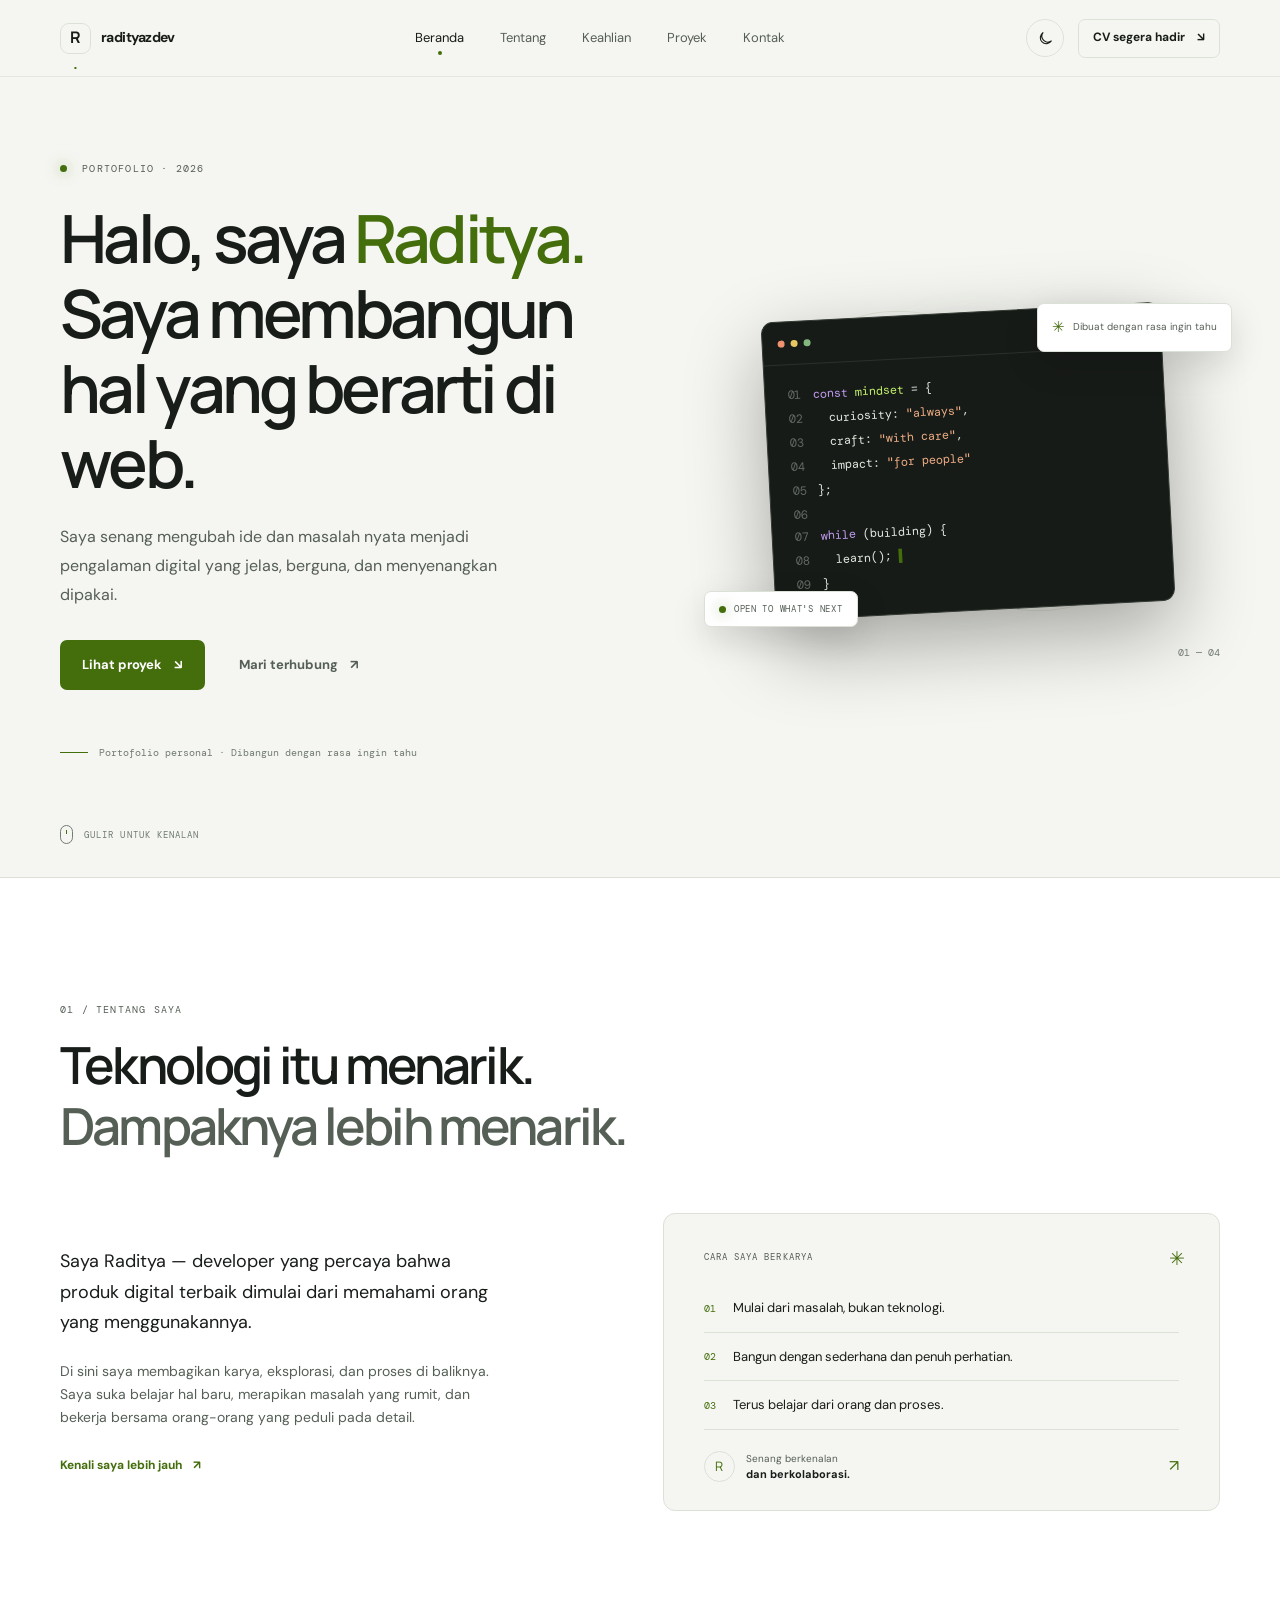
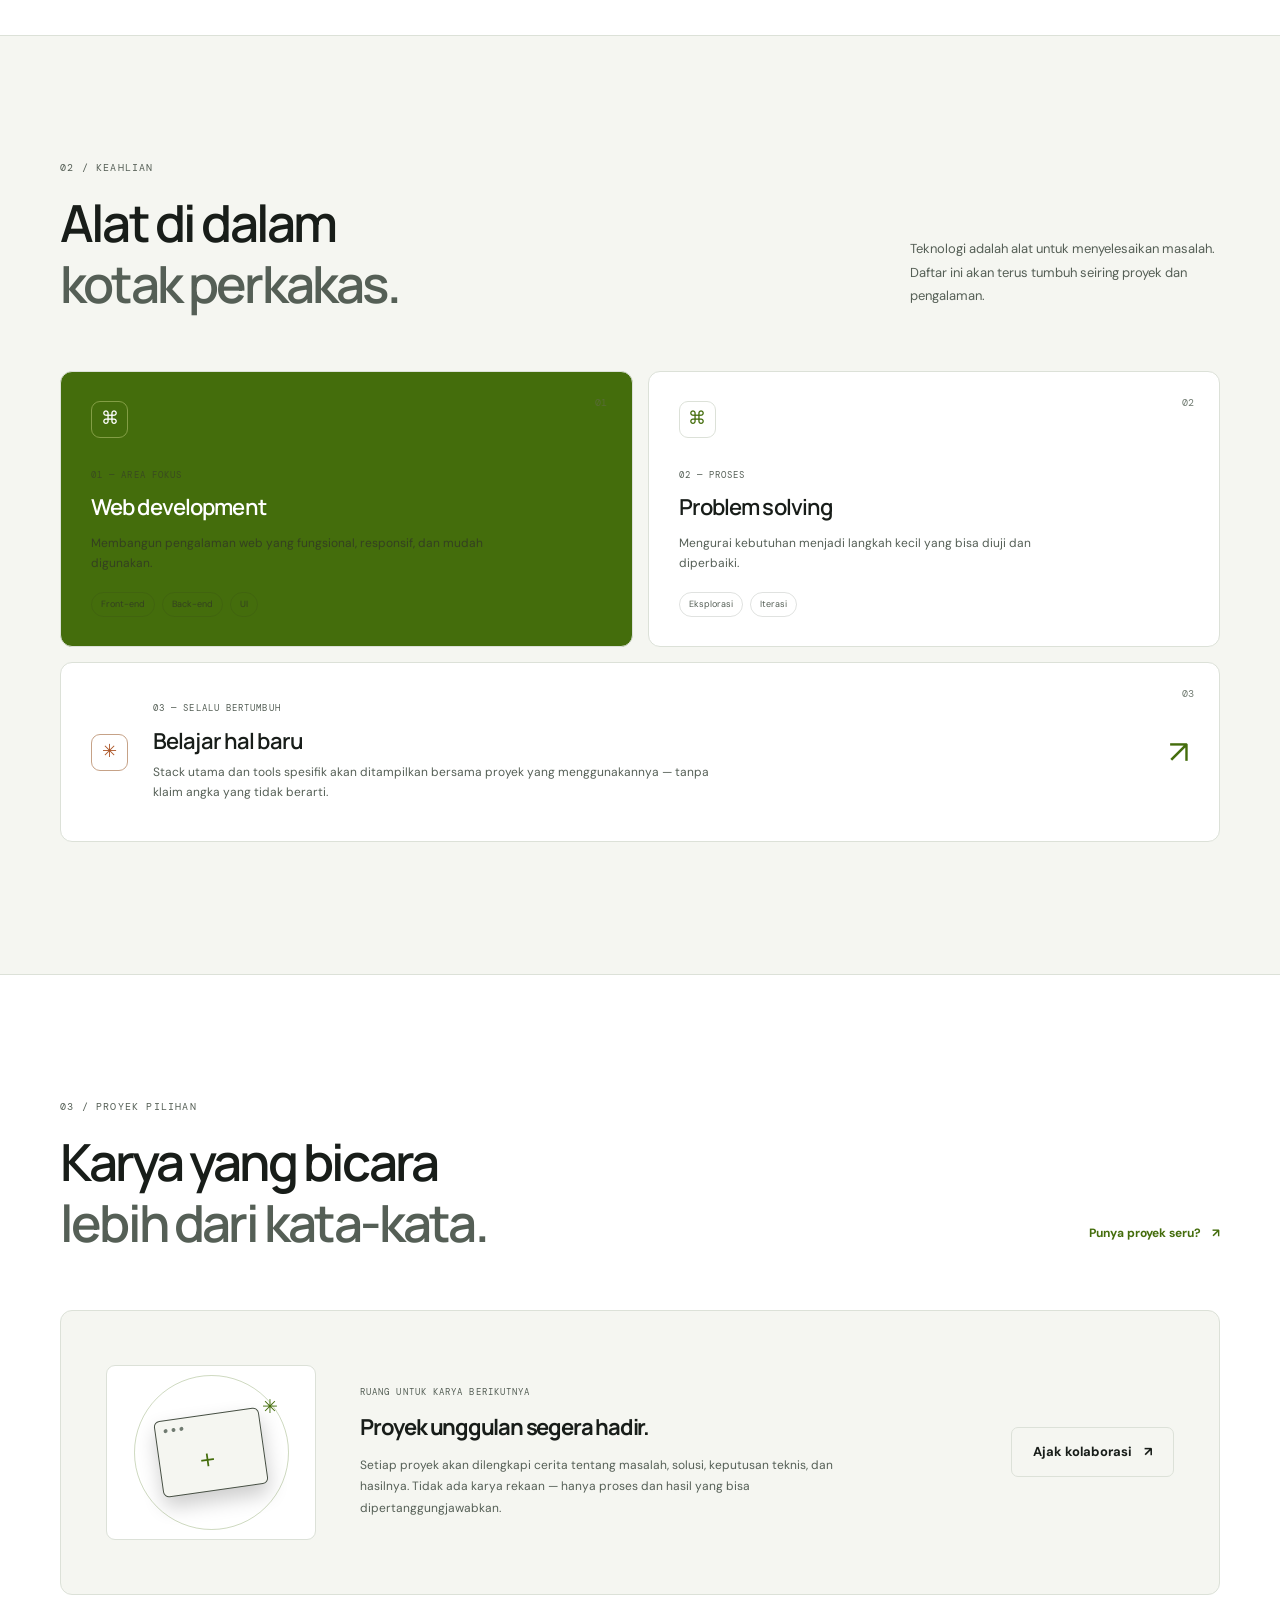
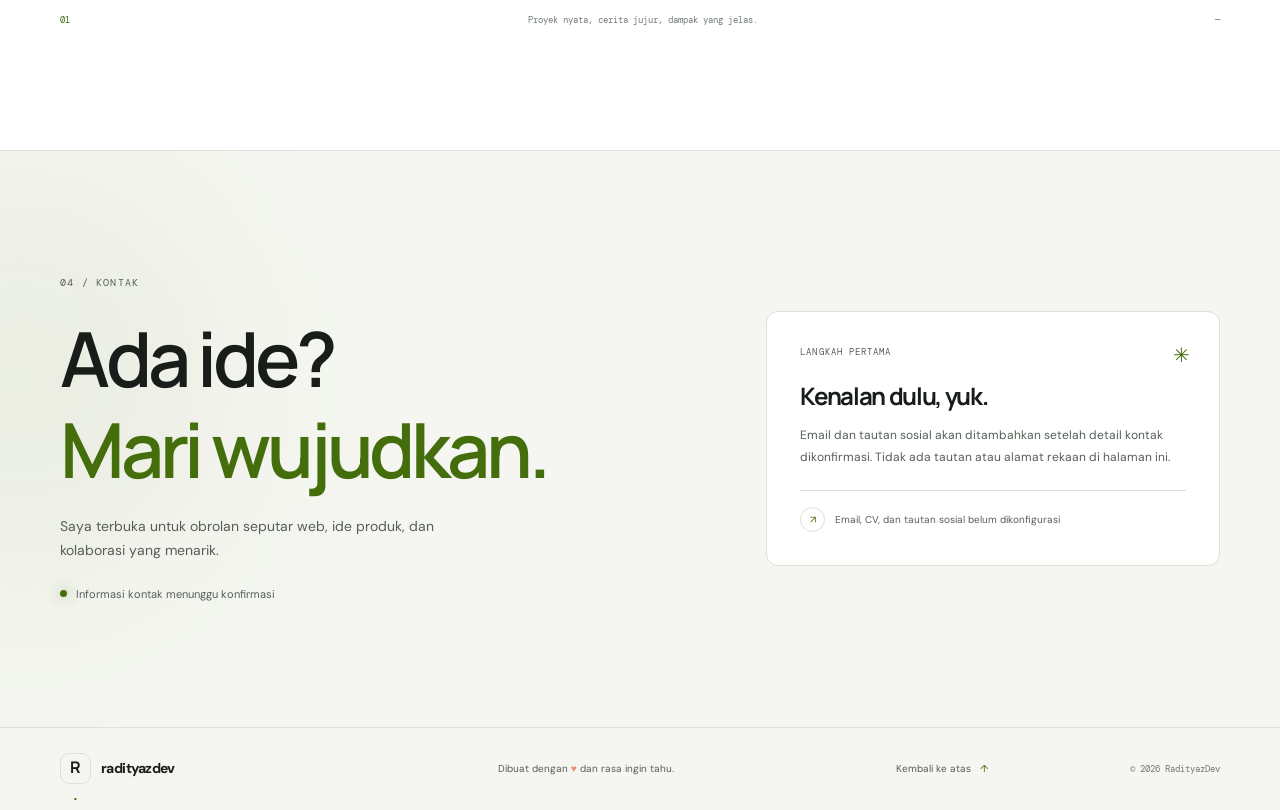
<file: index.html>
<!doctype html>
<html lang="id" data-theme="dark">
  <head>
    <meta charset="utf-8">
    <meta name="viewport" content="width=device-width, initial-scale=1">
    <meta name="theme-color" content="#101311">
    <meta name="description" content="Portofolio RadityazDev — ruang untuk karya, proses, dan kolaborasi di bidang pengembangan web.">
    <meta property="og:type" content="website">
    <meta property="og:title" content="RadityazDev — Web Developer">
    <meta property="og:description" content="Ruang untuk karya, proses, dan kolaborasi di bidang pengembangan web.">
    <title>RadityazDev — Web Developer</title>
    <link rel="icon" href="favicon.svg" type="image/svg+xml">
    <link rel="stylesheet" href="styles.css">
    <script src="app.js" defer></script>
  </head>
  <body>
    <a class="skip-link" href="#main">Lewati ke konten utama</a>
    <header class="site-header">
      <nav class="nav container" aria-label="Navigasi utama">
        <a class="brand" href="#home" aria-label="RadityazDev, beranda"><span class="brand-mark">R<span>.</span></span><span>radityazdev</span></a>
        <button class="menu-toggle" type="button" aria-expanded="false" aria-controls="nav-links" aria-label="Buka menu">
          <span></span><span></span>
        </button>
        <div class="nav-links" id="nav-links">
          <a class="nav-link active" href="#home">Beranda</a>
          <a class="nav-link" href="#about">Tentang</a>
          <a class="nav-link" href="#skills">Keahlian</a>
          <a class="nav-link" href="#work">Proyek</a>
          <a class="nav-link" href="#contact">Kontak</a>
        </div>
        <div class="nav-actions">
          <button class="theme-toggle icon-button" type="button" aria-label="Aktifkan tema terang" title="Ganti tema">
            <svg class="sun-icon" viewBox="0 0 24 24" aria-hidden="true"><circle cx="12" cy="12" r="4"></circle><path d="M12 2v2m0 16v2M4.93 4.93l1.42 1.42m11.3 11.3 1.42 1.42M2 12h2m16 0h2M4.93 19.07l1.42-1.42m11.3-11.3 1.42-1.42"></path></svg>
            <svg class="moon-icon" viewBox="0 0 24 24" aria-hidden="true"><path d="M20.2 15.6A8.5 8.5 0 0 1 8.4 3.8 8.5 8.5 0 1 0 20.2 15.6Z"></path></svg>
          </button>
          <a class="button button-small button-outline cv-link" href="#contact">CV segera hadir <span aria-hidden="true">↘</span></a>
        </div>
      </nav>
    </header>

    <main id="main">
      <section class="hero section container" id="home" aria-labelledby="hero-title">
        <div class="hero-copy reveal">
          <p class="eyebrow"><span class="status-dot"></span> PORTOFOLIO · 2026</p>
          <h1 id="hero-title">Halo, saya <span class="accent-text">Raditya.</span><br>Saya membangun hal yang berarti di web.</h1>
          <p class="hero-description">Saya senang mengubah ide dan masalah nyata menjadi pengalaman digital yang jelas, berguna, dan menyenangkan dipakai.</p>
          <div class="hero-actions">
            <a class="button button-primary" href="#work">Lihat proyek <span aria-hidden="true">↘</span></a>
            <a class="button button-quiet" href="#contact">Mari terhubung <span aria-hidden="true">↗</span></a>
          </div>
          <div class="hero-note"><span class="note-line"></span><span>Portofolio personal · Dibangun dengan rasa ingin tahu</span></div>
        </div>
        <div class="hero-visual reveal" aria-label="Ilustrasi abstrak kode dan antarmuka">
          <div class="visual-orbit orbit-one"></div><div class="visual-orbit orbit-two"></div>
          <div class="visual-glow"></div>
          <div class="code-card">
            <div class="code-top"><span></span><span></span><span></span><small>raditya.js</small></div>
            <div class="code-body" aria-hidden="true">
              <p><i>01</i><span class="code-purple">const</span> <b>mindset</b> = {</p>
              <p><i>02</i>&nbsp;&nbsp;curiosity: <em>"always"</em>,</p>
              <p><i>03</i>&nbsp;&nbsp;craft: <em>"with care"</em>,</p>
              <p><i>04</i>&nbsp;&nbsp;impact: <em>"for people"</em></p>
              <p><i>05</i>};</p>
              <p class="code-empty"><i>06</i></p>
              <p><i>07</i><span class="code-purple">while</span> (building) {</p>
              <p><i>08</i>&nbsp;&nbsp;learn(); <span class="cursor">▍</span></p>
              <p><i>09</i>}</p>
            </div>
          </div>
          <div class="floating-chip chip-top"><span class="chip-spark">✳</span> Dibuat dengan rasa ingin tahu</div>
          <div class="floating-chip chip-bottom"><span class="chip-pulse"></span> OPEN TO WHAT'S NEXT</div>
          <span class="visual-index">01 — 04</span>
        </div>
        <a class="scroll-cue" href="#about"><span class="scroll-wheel"></span> GULIR UNTUK KENALAN</a>
      </section>

      <section class="section about-section" id="about" aria-labelledby="about-title">
        <div class="container">
          <div class="section-heading reveal">
            <p class="eyebrow">01 / TENTANG SAYA</p>
            <h2 id="about-title">Teknologi itu menarik.<br><span class="muted-text">Dampaknya lebih menarik.</span></h2>
          </div>
          <div class="about-grid">
            <div class="about-copy reveal">
              <p class="lead">Saya Raditya — developer yang percaya bahwa produk digital terbaik dimulai dari memahami orang yang menggunakannya.</p>
              <p>Di sini saya membagikan karya, eksplorasi, dan proses di baliknya. Saya suka belajar hal baru, merapikan masalah yang rumit, dan bekerja bersama orang-orang yang peduli pada detail.</p>
              <a class="text-link" href="#contact">Kenali saya lebih jauh <span aria-hidden="true">↗</span></a>
            </div>
            <div class="about-card reveal">
              <span class="card-corner" aria-hidden="true">✳</span>
              <p class="eyebrow">CARA SAYA BERKARYA</p>
              <div class="principle"><span>01</span><p>Mulai dari masalah, bukan teknologi.</p></div>
              <div class="principle"><span>02</span><p>Bangun dengan sederhana dan penuh perhatian.</p></div>
              <div class="principle"><span>03</span><p>Terus belajar dari orang dan proses.</p></div>
              <div class="card-footer"><span class="mini-avatar">R</span><span>Senang berkenalan<br><b>dan berkolaborasi.</b></span><span class="footer-arrow">↗</span></div>
            </div>
          </div>
        </div>
      </section>

      <section class="section skills-section" id="skills" aria-labelledby="skills-title">
        <div class="container">
          <div class="section-heading section-heading-row reveal">
            <div><p class="eyebrow">02 / KEAHLIAN</p><h2 id="skills-title">Alat di dalam<br><span class="muted-text">kotak perkakas.</span></h2></div>
            <p class="section-aside">Teknologi adalah alat untuk menyelesaikan masalah. Daftar ini akan terus tumbuh seiring proyek dan pengalaman.</p>
          </div>
          <div class="skills-grid">
            <article class="skill-card skill-card-featured reveal">
              <span class="skill-number">01</span><span class="skill-icon" aria-hidden="true">⌘</span>
              <p class="eyebrow">01 — AREA FOKUS</p><h3>Web development</h3>
              <p>Membangun pengalaman web yang fungsional, responsif, dan mudah digunakan.</p>
              <div class="skill-tags"><span>Front-end</span><span>Back-end</span><span>UI</span></div>
            </article>
            <article class="skill-card reveal">
              <span class="skill-number">02</span><span class="skill-icon icon-lime" aria-hidden="true">⌘</span>
              <p class="eyebrow">02 — PROSES</p><h3>Problem solving</h3>
              <p>Mengurai kebutuhan menjadi langkah kecil yang bisa diuji dan diperbaiki.</p>
              <div class="skill-tags"><span>Eksplorasi</span><span>Iterasi</span></div>
            </article>
            <article class="skill-card skill-card-wide reveal">
              <span class="skill-number">03</span><span class="skill-icon icon-orange" aria-hidden="true">✳</span>
              <div><p class="eyebrow">03 — SELALU BERTUMBUH</p><h3>Belajar hal baru</h3><p>Stack utama dan tools spesifik akan ditampilkan bersama proyek yang menggunakannya — tanpa klaim angka yang tidak berarti.</p></div>
              <span class="growth-mark" aria-hidden="true">↗</span>
            </article>
          </div>
        </div>
      </section>

      <section class="section work-section" id="work" aria-labelledby="work-title">
        <div class="container">
          <div class="section-heading section-heading-row reveal">
            <div><p class="eyebrow">03 / PROYEK PILIHAN</p><h2 id="work-title">Karya yang bicara<br><span class="muted-text">lebih dari kata-kata.</span></h2></div>
            <a class="text-link section-heading-link" href="#contact">Punya proyek seru? <span aria-hidden="true">↗</span></a>
          </div>
          <div class="work-empty reveal">
            <div class="empty-art" aria-hidden="true"><span class="empty-orbit"></span><span class="empty-star">✳</span><span class="empty-window"><i></i><i></i><i></i><b>+</b></span></div>
            <div><p class="eyebrow">RUANG UNTUK KARYA BERIKUTNYA</p><h3>Proyek unggulan segera hadir.</h3><p>Setiap proyek akan dilengkapi cerita tentang masalah, solusi, keputusan teknis, dan hasilnya. Tidak ada karya rekaan — hanya proses dan hasil yang bisa dipertanggungjawabkan.</p></div>
            <a class="button button-outline" href="#contact">Ajak kolaborasi <span aria-hidden="true">↗</span></a>
          </div>
          <div class="project-footnote"><span>01</span><span>Proyek nyata, cerita jujur, dampak yang jelas.</span><span>—</span></div>
        </div>
      </section>

      <section class="section contact-section" id="contact" aria-labelledby="contact-title">
        <div class="container contact-container">
          <div class="contact-copy reveal">
            <p class="eyebrow">04 / KONTAK</p>
            <h2 id="contact-title">Ada ide?<br><span class="accent-text">Mari wujudkan.</span></h2>
            <p>Saya terbuka untuk obrolan seputar web, ide produk, dan kolaborasi yang menarik.</p>
            <div class="contact-status"><span class="status-dot"></span><span>Informasi kontak menunggu konfirmasi</span></div>
          </div>
          <div class="contact-panel reveal">
            <span class="contact-spark" aria-hidden="true">✳</span>
            <p class="eyebrow">LANGKAH PERTAMA</p>
            <h3>Kenalan dulu, yuk.</h3>
            <p>Email dan tautan sosial akan ditambahkan setelah detail kontak dikonfirmasi. Tidak ada tautan atau alamat rekaan di halaman ini.</p>
            <div class="contact-divider"></div>
            <span class="contact-response"><span class="response-icon">↗</span> Email, CV, dan tautan sosial belum dikonfigurasi</span>
          </div>
        </div>
      </section>
    </main>

    <footer class="site-footer">
      <div class="container footer-inner">
        <a class="brand footer-brand" href="#home"><span class="brand-mark">R<span>.</span></span><span>radityazdev</span></a>
        <p>Dibuat dengan <span class="heart">♥</span> dan rasa ingin tahu.</p>
        <a class="back-top" href="#home">Kembali ke atas <span aria-hidden="true">↑</span></a>
        <span class="copyright">© 2026 RadityazDev</span>
      </div>
    </footer>
  </body>
</html>
</file>
<file: styles.css>
@import url('https://fonts.googleapis.com/css2?family=DM+Mono:wght@400;500&family=DM+Sans:wght@400;500;600;700&family=Manrope:wght@400;500;600;700;800&display=swap');

:root {
  color-scheme: dark;
  --bg: #101311;
  --surface: #171b18;
  --surface-raised: #1d221e;
  --text: #f0f2ec;
  --muted: #9da69e;
  --subtle: #68716a;
  --accent: #c4f16b;
  --accent-ink: #14190c;
  --border: #2b322c;
  --orange: #f7a878;
  --container: 1160px;
  --radius: 12px;
  font-family: 'DM Sans', sans-serif;
  scroll-behavior: smooth;
}

:root[data-theme="light"] {
  color-scheme: light;
  --bg: #f5f6f1;
  --surface: #ffffff;
  --surface-raised: #edf0e9;
  --text: #181d19;
  --muted: #555f56;
  --subtle: #707b71;
  --accent: #446d0c;
  --accent-ink: #fff;
  --border: #dce1d8;
  --orange: #ab5425;
}

* { box-sizing: border-box; }
html { scroll-padding-top: 96px; }
body { margin: 0; background: var(--bg); color: var(--text); font-size: 16px; line-height: 1.65; transition: background .2s, color .2s; }
body, button, a { -webkit-tap-highlight-color: transparent; }
a { color: inherit; text-decoration: none; }
button { color: inherit; font: inherit; }
::selection { color: var(--accent-ink); background: var(--accent); }
.container { width: min(var(--container), calc(100% - 64px)); margin-inline: auto; }
.section { padding-block: 124px; }
.skip-link { position: fixed; z-index: 20; top: 12px; left: 12px; padding: 10px 16px; transform: translateY(-160%); background: var(--accent); color: var(--accent-ink); border-radius: 6px; }
.skip-link:focus { transform: translateY(0); }
:focus-visible { outline: 2px solid var(--accent); outline-offset: 4px; }

.site-header { position: sticky; z-index: 10; top: 0; border-bottom: 1px solid color-mix(in srgb, var(--border) 72%, transparent); background: color-mix(in srgb, var(--bg) 88%, transparent); backdrop-filter: blur(16px); }
.nav { height: 76px; display: flex; align-items: center; justify-content: space-between; gap: 28px; }
.brand { display: inline-flex; align-items: center; gap: 10px; font-size: 14px; font-weight: 700; letter-spacing: -.04em; }
.brand-mark { display: grid; width: 31px; height: 31px; place-items: center; border: 1px solid var(--border); border-radius: 9px; font-family: Manrope, sans-serif; font-size: 16px; }
.brand-mark span { color: var(--accent); }
.nav-links { display: flex; align-items: center; gap: clamp(18px, 3vw, 36px); }
.nav-link { color: var(--muted); font-size: 13px; transition: color .2s; }
.nav-link:hover, .nav-link.active { color: var(--text); }
.nav-link.active::after { display: block; width: 4px; height: 4px; margin: 2px auto -6px; border-radius: 50%; background: var(--accent); content: ""; }
.nav-actions { display: flex; align-items: center; gap: 14px; }
.icon-button { display: grid; width: 38px; height: 38px; place-items: center; border: 1px solid var(--border); border-radius: 50%; background: transparent; cursor: pointer; }
.icon-button svg { width: 17px; fill: none; stroke: currentColor; stroke-width: 1.6; stroke-linecap: round; stroke-linejoin: round; }
.moon-icon, :root[data-theme="light"] .sun-icon { display: none; }
:root[data-theme="light"] .moon-icon { display: block; }
.button { display: inline-flex; min-height: 50px; align-items: center; justify-content: center; gap: 12px; padding: 0 21px; border: 1px solid transparent; border-radius: 7px; font-size: 13px; font-weight: 700; transition: transform .2s, background .2s, border-color .2s; }
.button:hover { transform: translateY(-2px); }
.button-small { min-height: 39px; padding-inline: 14px; font-size: 12px; }
.button-outline { border-color: var(--border); background: transparent; }
.button-outline:hover { border-color: var(--accent); }
.button-primary { background: var(--accent); color: var(--accent-ink); }
.button-primary:hover { background: color-mix(in srgb, var(--accent) 85%, white); }
.button-quiet { color: var(--muted); }
.button-quiet:hover { color: var(--text); }
.menu-toggle { display: none; }

.hero { position: relative; display: grid; min-height: 680px; grid-template-columns: 1.08fr .92fr; align-items: center; gap: 64px; padding-top: 84px; padding-bottom: 116px; }
.eyebrow { margin: 0 0 22px; color: var(--muted); font-family: 'DM Mono', monospace; font-size: 10px; letter-spacing: .12em; }
.status-dot, .chip-pulse { display: inline-block; width: 7px; height: 7px; margin-right: 8px; border-radius: 50%; background: var(--accent); box-shadow: 0 0 14px color-mix(in srgb, var(--accent) 55%, transparent); }
h1, h2, h3, p { margin-top: 0; }
h1, h2, h3 { font-family: Manrope, sans-serif; letter-spacing: -.055em; }
h1 { max-width: 680px; margin-bottom: 23px; font-size: clamp(42px, 5.2vw, 68px); font-weight: 600; line-height: 1.13; }
.accent-text { color: var(--accent); }
.hero-description { max-width: 480px; margin-bottom: 30px; color: var(--muted); font-size: 16px; line-height: 1.8; }
.hero-actions { display: flex; align-items: center; gap: 12px; }
.hero-note { display: flex; align-items: center; gap: 11px; margin-top: 55px; color: var(--subtle); font-family: 'DM Mono', monospace; font-size: 10px; }
.note-line { width: 28px; height: 1px; background: var(--accent); }
.hero-visual { position: relative; display: grid; min-height: 400px; place-items: center; isolation: isolate; }
.visual-glow { position: absolute; z-index: -2; width: 350px; height: 350px; border-radius: 50%; background: radial-gradient(circle, color-mix(in srgb, var(--accent) 13%, transparent), transparent 68%); filter: blur(8px); }
.visual-orbit { position: absolute; z-index: -1; width: 350px; height: 380px; border: 1px solid color-mix(in srgb, var(--accent) 12%, transparent); border-radius: 50%; transform: rotate(-24deg) scaleY(.55); }
.orbit-two { width: min(380px, calc(50vw - 150px)); height: 450px; transform: rotate(38deg) scaleY(.53); }
.code-card { width: min(100%, 400px); overflow: hidden; border: 1px solid #333a33; border-radius: 12px; background: #171b18; box-shadow: 0 28px 80px #0005; transform: rotate(-3deg); }
.code-top { display: flex; height: 43px; align-items: center; gap: 6px; padding: 0 15px; border-bottom: 1px solid #2b302b; }
.code-top > span { width: 7px; height: 7px; border-radius: 50%; background: #454c46; }
.code-top > span:first-child { background: #f09170; }.code-top > span:nth-child(2) { background: #e7c764; }.code-top > span:nth-child(3) { background: #84b77d; }
.code-top small { margin-left: auto; color: #777f78; font: 10px 'DM Mono', monospace; }
.code-body { padding: 18px 22px 22px; color: #e4e9e1; font: 12px/2 'DM Mono', monospace; }
.code-body p { margin: 0; }
.code-body i { display: inline-block; width: 26px; color: #626b63; font-style: normal; }
.code-body b { color: #c4f16b; font-weight: 400; }.code-body em { color: #efad84; font-style: normal; }.code-purple { color: #c19bf1; }.code-empty { height: 22px; }
.cursor { color: var(--accent); animation: blink 1.15s steps(2, start) infinite; }
.floating-chip { position: absolute; display: flex; align-items: center; padding: 11px 14px; border: 1px solid var(--border); border-radius: 7px; background: var(--surface); box-shadow: 0 12px 35px #0002; color: var(--muted); font-size: 10px; }
.chip-top { top: 42px; right: -12px; }.chip-spark { margin-right: 8px; color: var(--accent); font-size: 15px; }.chip-bottom { bottom: 34px; left: -12px; font: 9px 'DM Mono', monospace; letter-spacing: .08em; }
.visual-index { position: absolute; right: 0; bottom: 2px; color: var(--subtle); font: 10px 'DM Mono', monospace; }
.scroll-cue { position: absolute; bottom: 33px; left: 0; display: flex; align-items: center; gap: 11px; color: var(--subtle); font: 9px 'DM Mono', monospace; letter-spacing: .12em; }
.scroll-wheel { position: relative; width: 13px; height: 19px; border: 1px solid var(--subtle); border-radius: 9px; }
.scroll-wheel::after { position: absolute; top: 4px; left: 5px; width: 1px; height: 4px; background: var(--accent); content: ""; }

.about-section { border-top: 1px solid var(--border); border-bottom: 1px solid var(--border); background: var(--surface); }
.section-heading { margin-bottom: 56px; }.section-heading .eyebrow { margin-bottom: 15px; }
h2 { margin-bottom: 0; font-size: clamp(36px, 4vw, 52px); font-weight: 600; line-height: 1.2; }
.muted-text { color: var(--muted); }
.about-grid { display: grid; grid-template-columns: .92fr 1.08fr; align-items: center; gap: 11%; }
.about-copy { max-width: 440px; }.about-copy p { margin-bottom: 22px; color: var(--muted); font-size: 14px; }.about-copy .lead { color: var(--text); font-size: 18px; line-height: 1.7; }
.text-link { display: inline-flex; align-items: center; gap: 11px; color: var(--accent); font-size: 12px; font-weight: 700; }
.about-card { position: relative; padding: 36px 40px 28px; border: 1px solid var(--border); border-radius: var(--radius); background: var(--bg); }
.card-corner { position: absolute; top: 29px; right: 34px; color: var(--accent); font-size: 19px; }
.about-card .eyebrow { margin-bottom: 20px; font-size: 9px; }
.principle { display: flex; align-items: center; gap: 17px; padding: 13px 0; border-bottom: 1px solid var(--border); }
.principle > span { color: var(--accent); font: 10px 'DM Mono', monospace; }.principle p { margin: 0; font-size: 13px; }
.card-footer { display: flex; align-items: center; gap: 11px; padding-top: 21px; color: var(--muted); font-size: 10px; line-height: 1.5; }
.card-footer b { color: var(--text); font-size: 11px; }.mini-avatar { display: grid; width: 31px; height: 31px; place-items: center; border: 1px solid var(--border); border-radius: 50%; color: var(--accent); font: 13px Manrope, sans-serif; }.footer-arrow { margin-left: auto; color: var(--accent); font-size: 16px; }

.skills-section { padding-bottom: 132px; }.section-heading-row { display: flex; align-items: end; justify-content: space-between; gap: 40px; }
.section-aside { max-width: 310px; margin-bottom: 7px; color: var(--muted); font-size: 13px; line-height: 1.8; }
.skills-grid { display: grid; grid-template-columns: 1fr 1fr; gap: 15px; }
.skill-card { position: relative; min-height: 245px; padding: 29px 30px; overflow: hidden; border: 1px solid var(--border); border-radius: var(--radius); background: var(--surface); }
.skill-card-featured { background: var(--accent); color: var(--accent-ink); }
.skill-card .eyebrow { margin: 30px 0 7px; color: var(--muted); font-size: 9px; }.skill-card-featured .eyebrow { color: #3a4b20; }
.skill-card h3 { margin-bottom: 8px; font-size: 22px; font-weight: 600; letter-spacing: -.04em; }.skill-card > p:not(.eyebrow), .skill-card-wide p:not(.eyebrow) { max-width: 410px; margin-bottom: 0; color: var(--muted); font-size: 12px; }
.skill-card-featured > p:not(.eyebrow) { color: #344020; }
.skill-number { position: absolute; top: 24px; right: 25px; color: var(--subtle); font: 10px 'DM Mono', monospace; }.skill-card-featured .skill-number { color: #576b35; }
.skill-icon { display: grid; width: 37px; height: 37px; place-items: center; border: 1px solid #839e45; border-radius: 9px; color: var(--accent-ink); font-size: 18px; }.icon-lime { border-color: var(--border); color: var(--accent); }.icon-orange { border-color: color-mix(in srgb, var(--orange) 45%, var(--border)); color: var(--orange); }
.skill-tags { display: flex; gap: 7px; margin-top: 19px; }.skill-tags span { padding: 4px 9px; border: 1px solid color-mix(in srgb, currentColor 18%, transparent); border-radius: 99px; color: var(--muted); font-size: 9px; }.skill-card-featured .skill-tags span { color: #344020; }
.skill-card-wide { display: flex; min-height: 180px; grid-column: 1 / -1; align-items: center; gap: 25px; }.skill-card-wide .skill-icon { flex: 0 0 37px; }.skill-card-wide .eyebrow { margin-top: 0; }.skill-card-wide h3 { margin-bottom: 4px; }.skill-card-wide p:not(.eyebrow) { max-width: 560px; }.growth-mark { margin-left: auto; color: var(--accent); font-size: 32px; }

.work-section { border-top: 1px solid var(--border); border-bottom: 1px solid var(--border); background: var(--surface); }
.section-heading-link { margin-bottom: 10px; }
.work-empty { display: grid; min-height: 285px; grid-template-columns: 210px 1fr auto; align-items: center; gap: 44px; padding: 38px 45px; border: 1px solid var(--border); border-radius: var(--radius); background: var(--bg); }
.empty-art { position: relative; display: grid; height: 175px; place-items: center; overflow: hidden; border: 1px solid var(--border); border-radius: 9px; background: var(--surface); }
.empty-orbit { position: absolute; width: 155px; height: 155px; border: 1px solid color-mix(in srgb, var(--accent) 26%, transparent); border-radius: 50%; }
.empty-star { position: absolute; top: 25px; right: 37px; color: var(--accent); font-size: 19px; }.empty-window { display: flex; width: 106px; height: 77px; align-items: flex-start; gap: 4px; padding: 8px; border: 1px solid #475044; border-radius: 6px; background: var(--bg); transform: rotate(-8deg); box-shadow: 0 10px 20px #0003; }.empty-window i { width: 4px; height: 4px; border-radius: 50%; background: var(--subtle); }.empty-window b { position: absolute; top: 24px; left: 40px; color: var(--accent); font: 28px Manrope, sans-serif; font-weight: 400; }
.work-empty .eyebrow { margin-bottom: 10px; font-size: 9px; }.work-empty h3 { margin-bottom: 9px; font-size: 22px; }.work-empty > div:nth-child(2) > p:last-child { max-width: 490px; margin-bottom: 0; color: var(--muted); font-size: 12px; line-height: 1.8; }
.project-footnote { display: flex; justify-content: space-between; margin-top: 19px; color: var(--subtle); font: 9px 'DM Mono', monospace; }.project-footnote span:first-child { color: var(--accent); }

.contact-section { position: relative; overflow: hidden; }.contact-section::before { position: absolute; top: 5%; left: -180px; width: 400px; height: 400px; border-radius: 50%; background: color-mix(in srgb, var(--accent) 6%, transparent); filter: blur(100px); content: ""; pointer-events: none; }
.contact-container { display: grid; grid-template-columns: 1fr .8fr; align-items: center; gap: 12%; }
.contact-copy h2 { margin-bottom: 20px; font-size: clamp(48px, 6vw, 76px); }.contact-copy > p:not(.eyebrow) { max-width: 385px; margin-bottom: 23px; color: var(--muted); font-size: 14px; }
.contact-status { display: flex; align-items: center; color: var(--muted); font-size: 11px; }.contact-status .status-dot { margin-right: 9px; }
.contact-panel { position: relative; padding: 33px; border: 1px solid var(--border); border-radius: var(--radius); background: var(--surface); }.contact-spark { position: absolute; top: 27px; right: 29px; color: var(--accent); font-size: 20px; }.contact-panel .eyebrow { margin-bottom: 16px; font-size: 9px; }.contact-panel h3 { margin-bottom: 10px; font-size: 24px; }.contact-panel > p:not(.eyebrow) { margin-bottom: 22px; color: var(--muted); font-size: 12px; line-height: 1.8; }.contact-panel strong { color: var(--text); font-weight: 600; }.contact-divider { height: 1px; margin-bottom: 16px; background: var(--border); }.contact-response { display: flex; align-items: center; gap: 10px; color: var(--muted); font-size: 10px; }.response-icon { display: grid; width: 25px; height: 25px; place-items: center; border: 1px solid var(--border); border-radius: 50%; color: var(--accent); }

.site-footer { border-top: 1px solid var(--border); }.footer-inner { display: grid; min-height: 82px; grid-template-columns: 1fr 1fr 1fr auto; align-items: center; gap: 18px; }.footer-brand { justify-self: start; }.footer-inner > p { margin: 0; color: var(--muted); font-size: 10px; text-align: center; }.heart { color: #ed8d78; }.back-top { justify-self: center; color: var(--muted); font-size: 10px; }.back-top span { margin-left: 6px; color: var(--accent); }.copyright { color: var(--subtle); font: 9px 'DM Mono', monospace; }
.reveal { opacity: 0; transform: translateY(16px); transition: opacity .6s ease, transform .6s ease; }.reveal.is-visible { opacity: 1; transform: translateY(0); }
@keyframes blink { to { visibility: hidden; } }

@media (max-width: 900px) {
  .container { width: min(100% - 48px, var(--container)); }
  .hero { min-height: 640px; grid-template-columns: 1fr 1fr; gap: 26px; }
  .hero-visual { min-height: 340px; }.chip-top { right: 0; }.chip-bottom { left: 0; }.visual-glow { width: 330px; height: 330px; }.visual-orbit { width: 285px; height: 310px; }.orbit-two { width: 365px; height: 365px; }
  .hero-visual .orbit-two { width: min(300px, calc(50vw - 120px)); }
  .work-empty { grid-template-columns: 150px 1fr; gap: 28px; padding: 28px; }.empty-art { height: 150px; }.work-empty .button { grid-column: 2; justify-self: start; }
  .about-grid { gap: 7%; }.contact-container { gap: 7%; }
}
@media (max-width: 680px) {
  .container { width: calc(100% - 40px); }.section { padding-block: 84px; }
  .nav { height: 66px; gap: 10px; }.brand { font-size: 13px; }.nav-actions { gap: 9px; margin-left: auto; }.nav-actions .button { display: none; }
  .menu-toggle { display: flex; width: 39px; height: 39px; flex-direction: column; align-items: center; justify-content: center; gap: 5px; border: 1px solid var(--border); border-radius: 50%; background: transparent; cursor: pointer; }
  .menu-toggle span { width: 14px; height: 1px; background: var(--text); transition: transform .2s; }.menu-toggle[aria-expanded="true"] span:first-child { transform: translateY(3px) rotate(45deg); }.menu-toggle[aria-expanded="true"] span:last-child { transform: translateY(-3px) rotate(-45deg); }
  .nav-links { position: absolute; top: 65px; right: 0; left: 0; display: none; flex-direction: column; align-items: stretch; gap: 0; padding: 12px 20px 20px; border-bottom: 1px solid var(--border); background: var(--bg); }.nav-links.is-open { display: flex; }.nav-link { padding: 12px 0; border-bottom: 1px solid var(--border); font-size: 14px; }.nav-link.active::after { display: none; }
  .hero { min-height: auto; grid-template-columns: 1fr; gap: 28px; padding-top: 75px; padding-bottom: 98px; }.hero-copy { position: relative; z-index: 1; }.hero h1 { font-size: clamp(42px, 11vw, 58px); }.hero-description { max-width: 400px; font-size: 14px; }.hero-note { margin-top: 36px; font-size: 9px; }.hero-visual { min-height: 290px; margin-top: 8px; }.code-card { width: min(85%, 360px); }.code-body { font-size: 11px; }.visual-glow { width: 280px; height: 280px; }.visual-orbit { width: min(250px, calc(100vw - 90px)); height: 300px; }.orbit-two { width: min(300px, calc(100vw - 110px)); height: 350px; }.chip-top { top: 9px; right: 0; }.chip-bottom { bottom: 13px; left: 0; }.scroll-cue { bottom: 27px; }
  .section-heading { margin-bottom: 36px; }h2 { font-size: clamp(34px, 9vw, 46px); }.about-grid { grid-template-columns: 1fr; gap: 34px; }.about-copy .lead { font-size: 16px; }.about-card { padding: 28px 24px 23px; }.card-corner { top: 23px; right: 23px; }
  .section-heading-row { align-items: flex-start; flex-direction: column; gap: 20px; }.section-aside { max-width: 420px; margin: 0; }.skills-grid { grid-template-columns: 1fr; gap: 12px; }.skill-card { min-height: 220px; padding: 24px; }.skill-card-wide { min-height: 210px; grid-column: auto; align-items: flex-start; gap: 17px; }.skill-card-wide .skill-icon { margin-top: 7px; }.skill-card-wide .growth-mark { position: absolute; right: 23px; bottom: 20px; }.skill-card-wide > div { padding-right: 20px; }
  .section-heading-link { margin: -4px 0 0; }.work-empty { grid-template-columns: 1fr; gap: 23px; padding: 22px; }.empty-art { width: 100%; height: 150px; }.work-empty .button { grid-column: 1; }.work-empty h3 { font-size: 20px; }.project-footnote span:nth-child(2) { margin-inline: 10px; }
  .contact-container { grid-template-columns: 1fr; gap: 37px; }.contact-copy h2 { font-size: 58px; }.contact-panel { padding: 27px 24px; }
  .footer-inner { grid-template-columns: 1fr 1fr; gap: 14px; padding-block: 22px; }.footer-inner > p { grid-column: 1 / -1; grid-row: 2; text-align: left; }.back-top { justify-self: end; }.copyright { justify-self: end; }
}
@media (prefers-reduced-motion: reduce) {
  *, *::before, *::after { scroll-behavior: auto !important; animation-duration: .01ms !important; animation-iteration-count: 1 !important; transition-duration: .01ms !important; }
  .reveal { opacity: 1; transform: none; }
}
</file>
